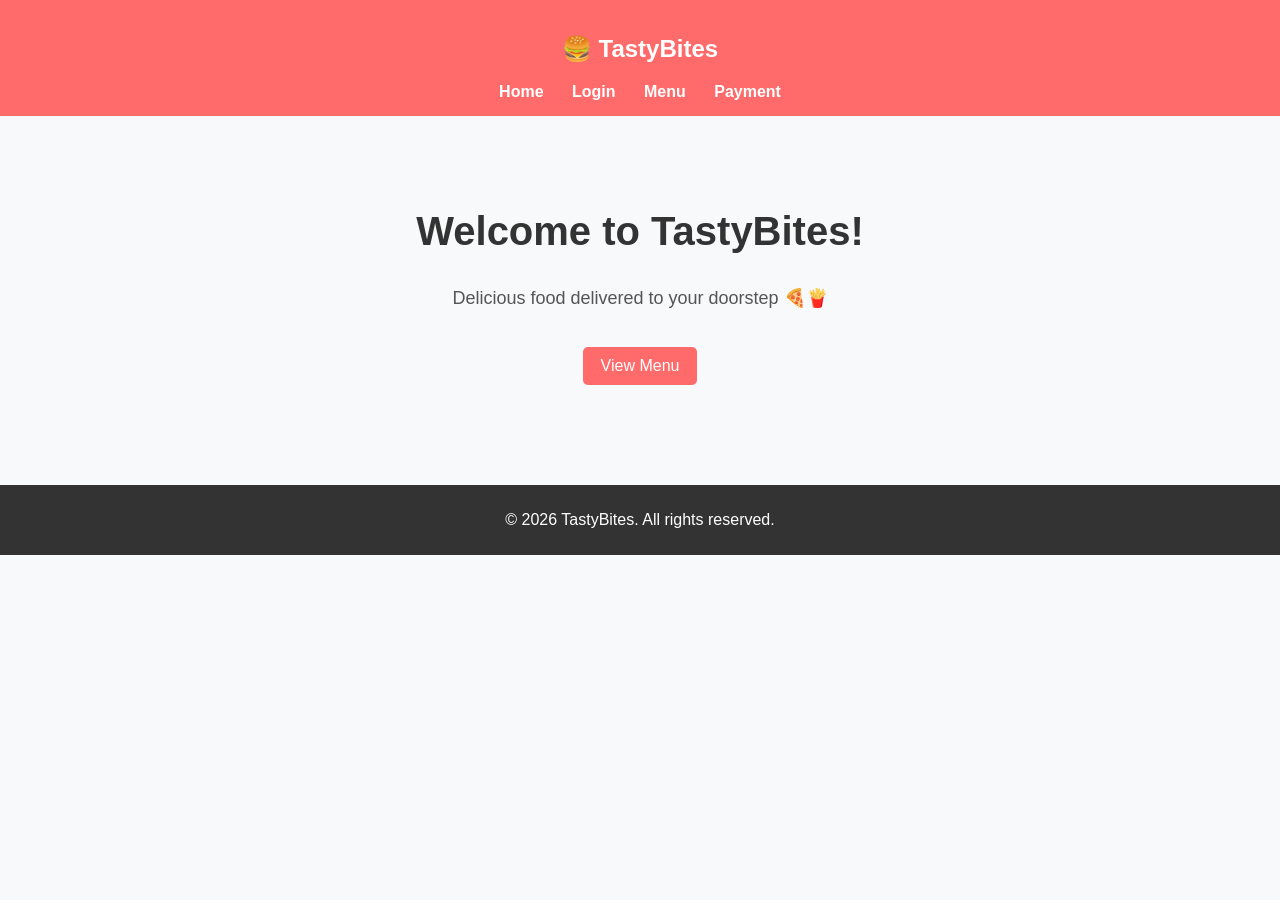
<file: index.html>
<!DOCTYPE html>
<html>
<head>
    <meta charset="UTF-8">
    <meta name="viewport" content="width=device-width, initial-scale=1.0">
    <title>TastyBites | Home</title>

    <style>
        body {
            font-family: Arial, sans-serif;
            margin: 0;
            background-color: #f8f9fa;
        }

        header {
            background-color: #ff6b6b;
            color: white;
            padding: 15px;
            text-align: center;
        }

        nav {
            margin-top: 10px;
        }

        nav a {
            margin: 0 12px;
            text-decoration: none;
            color: white;
            font-weight: bold;
        }

        nav a:hover {
            text-decoration: underline;
        }

        .hero {
            text-align: center;
            padding: 60px 20px;
        }

        .hero h1 {
            font-size: 40px;
            color: #333;
        }

        .hero p {
            font-size: 18px;
            color: #555;
        }

        .btn {
            margin-top: 20px;
            padding: 10px 18px;
            border: none;
            background-color: #ff6b6b;
            color: white;
            border-radius: 5px;
            cursor: pointer;
            text-decoration: none;
            display: inline-block;
        }

        .btn:hover {
            background-color: #ff4c4c;
        }

        footer {
            background-color: #333;
            color: white;
            text-align: center;
            padding: 10px;
            margin-top: 40px;
        }
    </style>
</head>

<body>

    <header>
        <h2>🍔 TastyBites</h2>
        <nav>
            <a href="index.html">Home</a>
            <a href="login.html">Login</a>
            <a href="menupg.html">Menu</a>
            <a href="payment.html">Payment</a>
        </nav>
    </header>

    <section class="hero">
        <h1>Welcome to TastyBites!</h1>
        <p>Delicious food delivered to your doorstep 🍕🍟</p>

        <!-- Button to go to Menu Page -->
        <a href="menupg.html" class="btn">View Menu</a>
    </section>

    <footer>
        <p>© 2026 TastyBites. All rights reserved.</p>
    </footer>

</body>
</html>
</file>
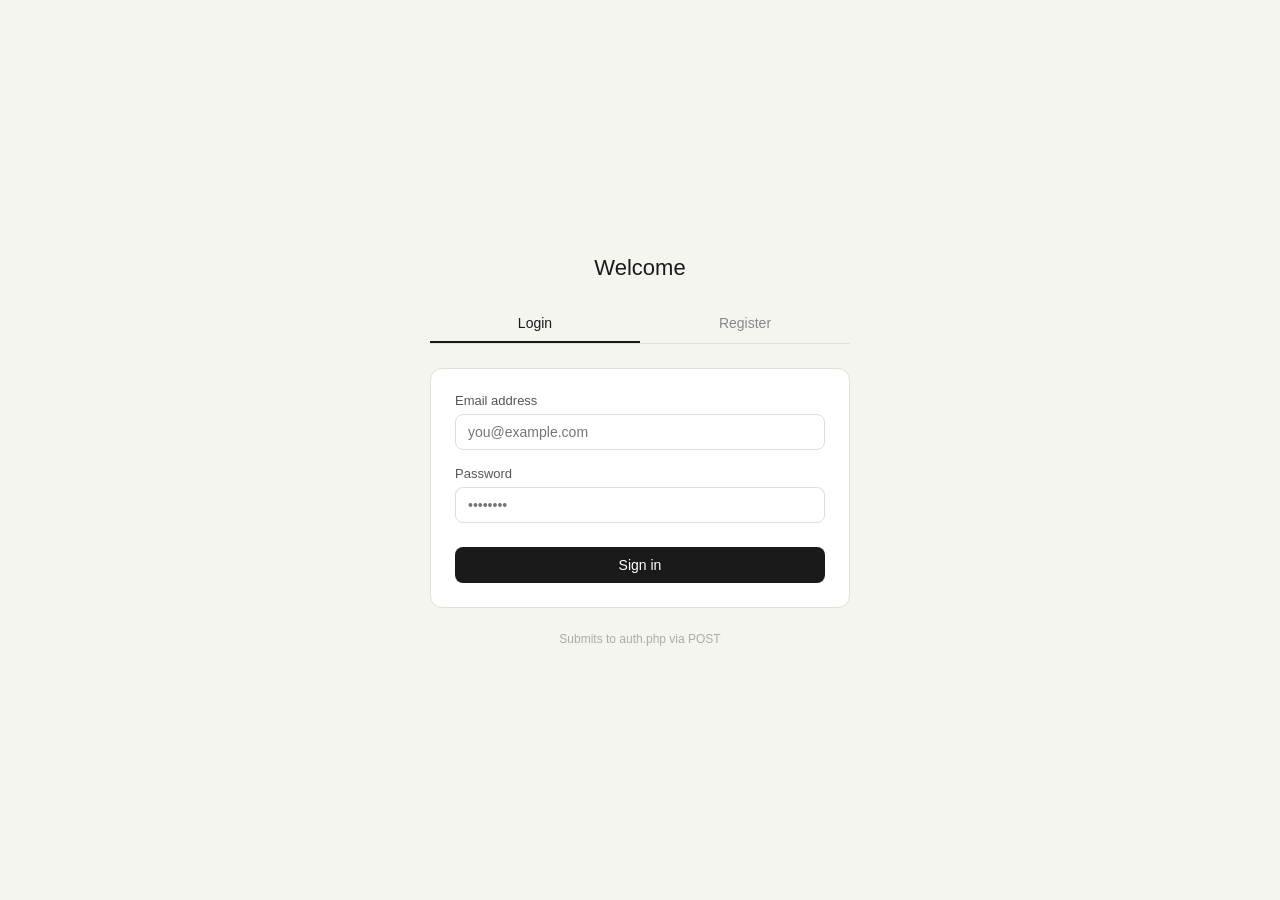
<file: login.html>
<!DOCTYPE html>
<html lang="en">
<head>
  <meta charset="UTF-8" />
  <meta name="viewport" content="width=device-width, initial-scale=1.0" />
  <title>Login / Register</title>
  <style>
    *, *::before, *::after { box-sizing: border-box; margin: 0; padding: 0; }

    body {
      font-family: -apple-system, BlinkMacSystemFont, 'Segoe UI', Roboto, sans-serif;
      background: #f5f5f0;
      min-height: 100vh;
      display: flex;
      align-items: center;
      justify-content: center;
      padding: 1rem;
    }

    .container {
      width: 100%;
      max-width: 420px;
    }

    h1 {
      text-align: center;
      font-size: 22px;
      font-weight: 500;
      margin-bottom: 1.5rem;
      color: #1a1a1a;
    }

    .tabs {
      display: flex;
      border-bottom: 1px solid #e0e0d8;
      margin-bottom: 1.5rem;
    }

    .tab {
      flex: 1;
      padding: 10px;
      text-align: center;
      font-size: 14px;
      cursor: pointer;
      color: #888;
      border-bottom: 2px solid transparent;
      transition: all 0.15s;
      background: none;
      border-top: none;
      border-left: none;
      border-right: none;
    }

    .tab.active {
      color: #1a1a1a;
      border-bottom: 2px solid #1a1a1a;
      font-weight: 500;
    }

    .card {
      background: #fff;
      border: 1px solid #e0e0d8;
      border-radius: 12px;
      padding: 1.5rem;
    }

    .form { display: none; }
    .form.active { display: block; }

    .field { margin-bottom: 1rem; }

    label {
      display: block;
      font-size: 13px;
      color: #555;
      margin-bottom: 6px;
    }

    input[type="text"],
    input[type="email"],
    input[type="password"] {
      width: 100%;
      padding: 9px 12px;
      border: 1px solid #ddd;
      border-radius: 8px;
      font-size: 14px;
      color: #1a1a1a;
      outline: none;
      transition: border-color 0.15s;
    }

    input:focus { border-color: #888; }

    .btn {
      width: 100%;
      padding: 10px;
      background: #1a1a1a;
      color: #fff;
      border: none;
      border-radius: 8px;
      font-size: 14px;
      font-weight: 500;
      cursor: pointer;
      margin-top: 0.5rem;
      transition: opacity 0.15s;
    }

    .btn:hover { opacity: 0.85; }

    .msg {
      font-size: 13px;
      margin-top: 1rem;
      padding: 10px 12px;
      border-radius: 8px;
      display: none;
    }

    .msg.error { background: #fef2f2; color: #b91c1c; display: block; }
    .msg.success { background: #f0fdf4; color: #15803d; display: block; }

    .footer {
      text-align: center;
      font-size: 12px;
      color: #aaa;
      margin-top: 1.5rem;
    }
  </style>
</head>
<body>

<div class="container">
  <h1>Welcome</h1>

  <div class="tabs">
    <button class="tab active" onclick="switchTab('login')">Login</button>
    <button class="tab" onclick="switchTab('register')">Register</button>
  </div>

  <div class="card">

    <!-- LOGIN FORM -->
    <form id="login-form" class="form active" action="auth.php" method="POST">
      <div class="field">
        <label for="login-email">Email address</label>
        <input type="email" id="login-email" name="email" placeholder="you@example.com" required />
      </div>
      <div class="field">
        <label for="login-pass">Password</label>
        <input type="password" id="login-pass" name="password" placeholder="••••••••" required />
      </div>
      <button type="submit" name="login" class="btn">Sign in</button>
      <div id="login-msg" class="msg"></div>
    </form>

    <!-- REGISTER FORM -->
    <form id="register-form" class="form" action="auth.php" method="POST">
      <div class="field">
        <label for="reg-name">Full name</label>
        <input type="text" id="reg-name" name="name" placeholder="Jane Doe" required />
      </div>
      <div class="field">
        <label for="reg-email">Email address</label>
        <input type="email" id="reg-email" name="email" placeholder="you@example.com" required />
      </div>
      <div class="field">
        <label for="reg-pass">Password</label>
        <input type="password" id="reg-pass" name="password" placeholder="Min. 8 characters" minlength="8" required />
      </div>
      <button type="submit" name="register" class="btn">Create account</button>
      <div id="reg-msg" class="msg"></div>
    </form>

  </div>

  <p class="footer">Submits to auth.php via POST</p>
</div>

<script>
  function switchTab(tab) {
    document.querySelectorAll('.tab').forEach((t, i) => {
      t.classList.toggle('active', (i === 0 && tab === 'login') || (i === 1 && tab === 'register'));
    });
    document.getElementById('login-form').classList.toggle('active', tab === 'login');
    document.getElementById('register-form').classList.toggle('active', tab === 'register');
  }

  // Optional: show PHP echo messages inline if passed via URL param
  // e.g. auth.php?error=Invalid+Password
  const params = new URLSearchParams(window.location.search);
  if (params.get('error')) {
    const msg = document.getElementById('login-msg');
    msg.className = 'msg error';
    msg.textContent = params.get('error');
  }
  if (params.get('success')) {
    const msg = document.getElementById('reg-msg');
    msg.className = 'msg success';
    msg.textContent = params.get('success');
    switchTab('register');
  }
</script>

</body>
</html>
</file>
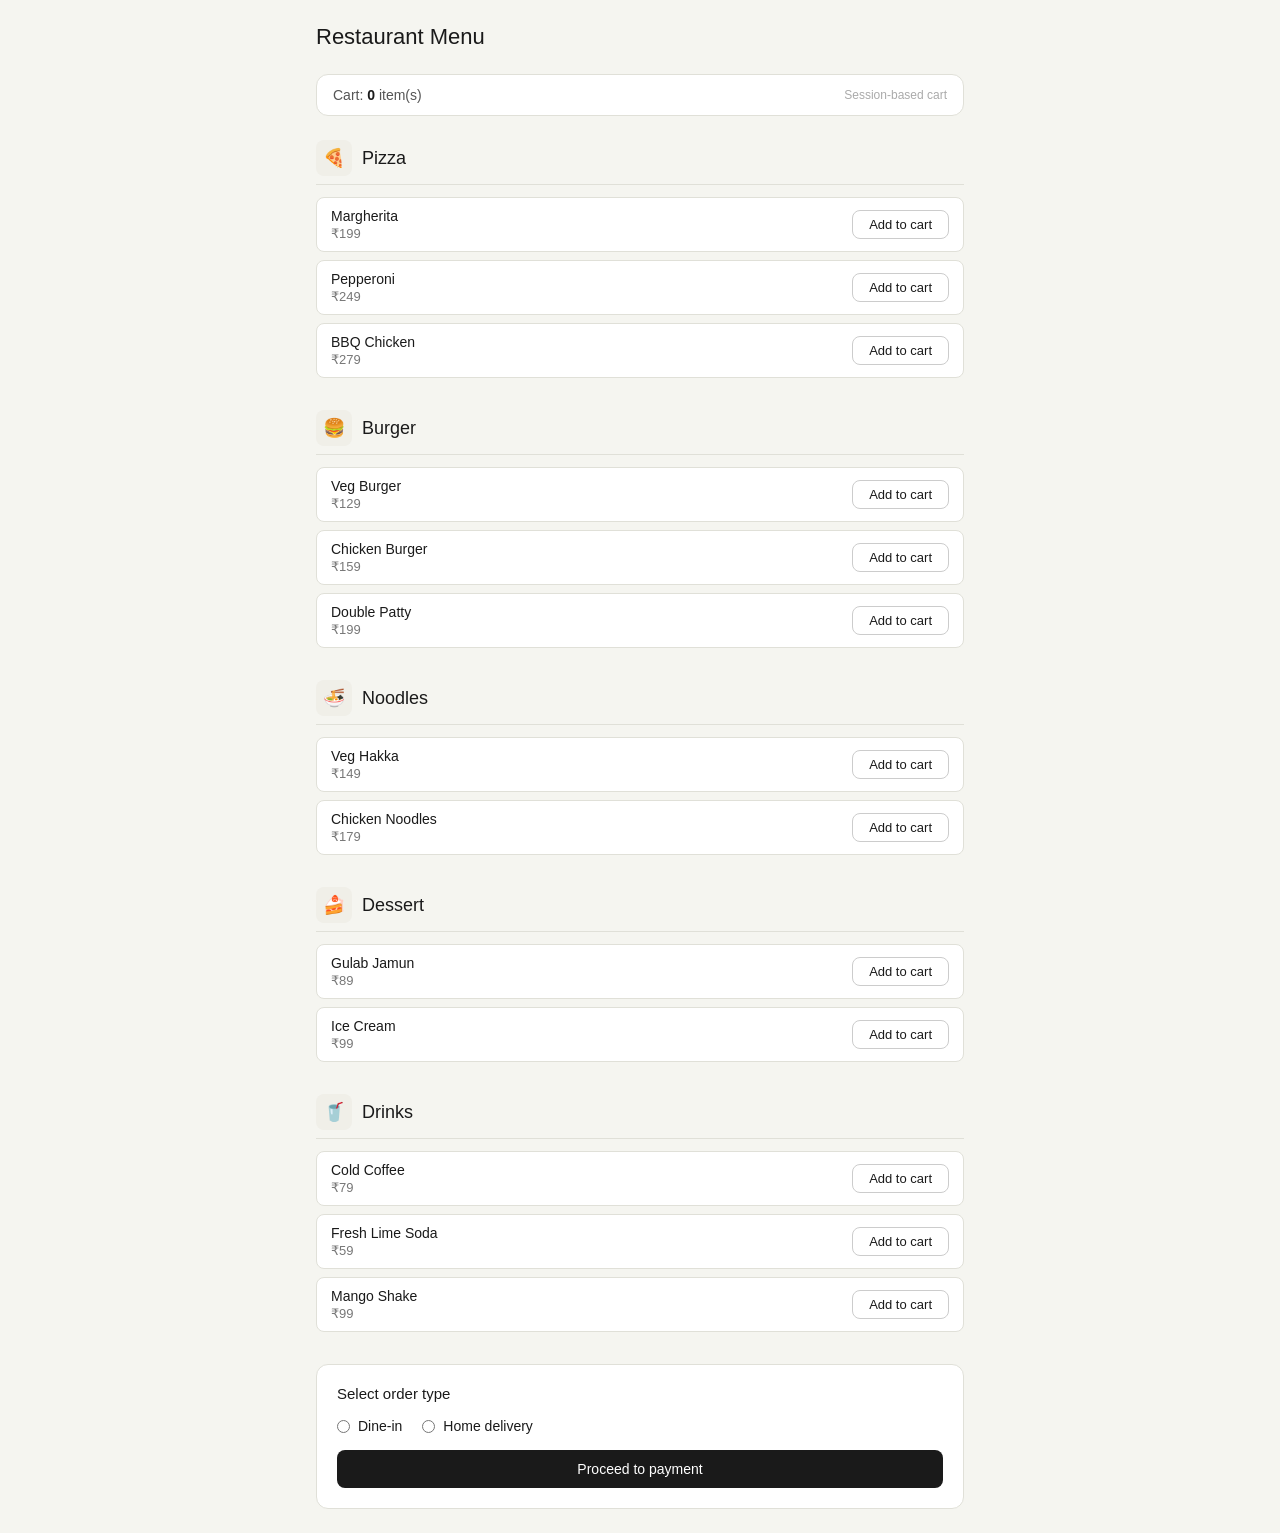
<file: menupg.html>
<!DOCTYPE html>
<html lang="en">
<head>
  <meta charset="UTF-8" />
  <meta name="viewport" content="width=device-width, initial-scale=1.0" />
  <title>Restaurant Menu</title>
  <style>
    *, *::before, *::after { box-sizing: border-box; margin: 0; padding: 0; }

    body {
      font-family: -apple-system, BlinkMacSystemFont, 'Segoe UI', Roboto, sans-serif;
      background: #f5f5f0;
      color: #1a1a1a;
      padding: 1.5rem 1rem;
      max-width: 680px;
      margin: 0 auto;
    }

    h1 {
      font-size: 22px;
      font-weight: 500;
      margin-bottom: 1.5rem;
    }

    /* Cart bar */
    .cart-bar {
      background: #fff;
      border: 1px solid #e0e0d8;
      border-radius: 12px;
      padding: 12px 16px;
      margin-bottom: 1.5rem;
      display: flex;
      align-items: center;
      justify-content: space-between;
    }

    .cart-count { font-size: 14px; color: #555; }
    .cart-count strong { color: #1a1a1a; }

    /* Category sections */
    .cat-section { margin-bottom: 2rem; }

    .cat-header {
      display: flex;
      align-items: center;
      gap: 10px;
      margin-bottom: 0.75rem;
      padding-bottom: 8px;
      border-bottom: 1px solid #e0e0d8;
    }

    .cat-icon {
      width: 36px;
      height: 36px;
      border-radius: 8px;
      background: #f0efe8;
      display: flex;
      align-items: center;
      justify-content: center;
      font-size: 18px;
    }

    h2 { font-size: 18px; font-weight: 500; }

    /* Menu items */
    .menu-item {
      display: flex;
      align-items: center;
      justify-content: space-between;
      padding: 10px 14px;
      background: #fff;
      border: 1px solid #e0e0d8;
      border-radius: 8px;
      margin-bottom: 8px;
    }

    .item-name { font-size: 14px; font-weight: 500; }
    .item-price { font-size: 13px; color: #777; margin-top: 2px; }

    .add-btn {
      padding: 6px 16px;
      font-size: 13px;
      border: 1px solid #ccc;
      border-radius: 8px;
      background: transparent;
      cursor: pointer;
      color: #1a1a1a;
      transition: background 0.12s, color 0.12s;
    }

    .add-btn:hover { background: #f0efe8; }

    .add-btn.added {
      background: #f0fdf4;
      color: #15803d;
      border-color: #86efac;
    }

    /* Order section */
    .order-section {
      background: #fff;
      border: 1px solid #e0e0d8;
      border-radius: 12px;
      padding: 1.25rem;
      margin-top: 1rem;
    }

    .order-title { font-size: 15px; font-weight: 500; margin-bottom: 1rem; }

    .radio-group { display: flex; gap: 20px; margin-bottom: 1rem; }

    .radio-opt {
      display: flex;
      align-items: center;
      gap: 8px;
      font-size: 14px;
      cursor: pointer;
    }

    .radio-opt input { cursor: pointer; }

    .proceed-btn {
      width: 100%;
      padding: 11px;
      background: #1a1a1a;
      color: #fff;
      border: none;
      border-radius: 8px;
      font-size: 14px;
      font-weight: 500;
      cursor: pointer;
      transition: opacity 0.15s;
    }

    .proceed-btn:hover { opacity: 0.85; }

    .error-msg {
      font-size: 13px;
      color: #b91c1c;
      margin-top: 10px;
      display: none;
    }
  </style>
</head>
<body>

<h1>Restaurant Menu</h1>

<div class="cart-bar">
  <div class="cart-count">Cart: <strong id="cart-count">0</strong> item(s)</div>
  <div style="font-size: 12px; color: #aaa;">Session-based cart</div>
</div>

<div id="menu-sections"></div>

<div class="order-section">
  <div class="order-title">Select order type</div>
  <div class="radio-group">
    <label class="radio-opt">
      <input type="radio" name="order_type" value="Dine-In" /> Dine-in
    </label>
    <label class="radio-opt">
      <input type="radio" name="order_type" value="Home Delivery" /> Home delivery
    </label>
  </div>
  <button class="proceed-btn" onclick="handleProceed()">Proceed to payment</button>
  <div class="error-msg" id="order-error">Please select an order type before proceeding.</div>
</div>

<script>
  /*
   * In production this data comes from PHP:
   *   $result = $conn->query("SELECT * FROM food_menus WHERE category='$cat'");
   * Replace the arrays below with PHP-generated JSON or server-rendered HTML.
   */
  const categories = [
    {
      name: 'Pizza', icon: '🍕',
      items: [
        { id: 1, name: 'Margherita', price: 199 },
        { id: 2, name: 'Pepperoni', price: 249 },
        { id: 3, name: 'BBQ Chicken', price: 279 }
      ]
    },
    {
      name: 'Burger', icon: '🍔',
      items: [
        { id: 4, name: 'Veg Burger', price: 129 },
        { id: 5, name: 'Chicken Burger', price: 159 },
        { id: 6, name: 'Double Patty', price: 199 }
      ]
    },
    {
      name: 'Noodles', icon: '🍜',
      items: [
        { id: 7, name: 'Veg Hakka', price: 149 },
        { id: 8, name: 'Chicken Noodles', price: 179 }
      ]
    },
    {
      name: 'Dessert', icon: '🍰',
      items: [
        { id: 9, name: 'Gulab Jamun', price: 89 },
        { id: 10, name: 'Ice Cream', price: 99 }
      ]
    },
    {
      name: 'Drinks', icon: '🥤',
      items: [
        { id: 11, name: 'Cold Coffee', price: 79 },
        { id: 12, name: 'Fresh Lime Soda', price: 59 },
        { id: 13, name: 'Mango Shake', price: 99 }
      ]
    }
  ];

  let cart = [];

  function renderMenu() {
    const container = document.getElementById('menu-sections');
    container.innerHTML = categories.map(cat => `
      <div class="cat-section">
        <div class="cat-header">
          <div class="cat-icon">${cat.icon}</div>
          <h2>${cat.name}</h2>
        </div>
        ${cat.items.map(item => `
          <div class="menu-item" id="item-${item.id}">
            <div>
              <div class="item-name">${item.name}</div>
              <div class="item-price">&#8377;${item.price}</div>
            </div>
            <button class="add-btn" onclick="addToCart(${item.id}, this)">Add to cart</button>
          </div>
        `).join('')}
      </div>
    `).join('');
  }

  function addToCart(foodId, btn) {
    cart.push(foodId);
    btn.textContent = 'Added';
    btn.classList.add('added');
    document.getElementById('cart-count').textContent = cart.length;

  }

  function handleProceed() {
    const chosen = document.querySelector('input[name="order_type"]:checked');
    const errEl = document.getElementById('order-error');
    if (!chosen) {
      errEl.style.display = 'block';
      return;
    }
    errEl.style.display = 'none';

    /*
     * In production: submit a form to payment.html with order_type + cart data.
     * Example:
     *   <form action="payment.html" method="POST">
     *     <input type="hidden" name="order_type" value="...">
     *     <input type="hidden" name="cart" value="...">
     *   </form>
     *
     * Or use fetch() to POST JSON to your API endpoint.
     */
    alert('Order type: ' + chosen.value + '\nProceeding to payment Page...');
    window.location.href = 'payment.html?order_type=' + encodeURIComponent(chosen.value);
  }

  renderMenu();
</script>

</body>
</html>
</file>
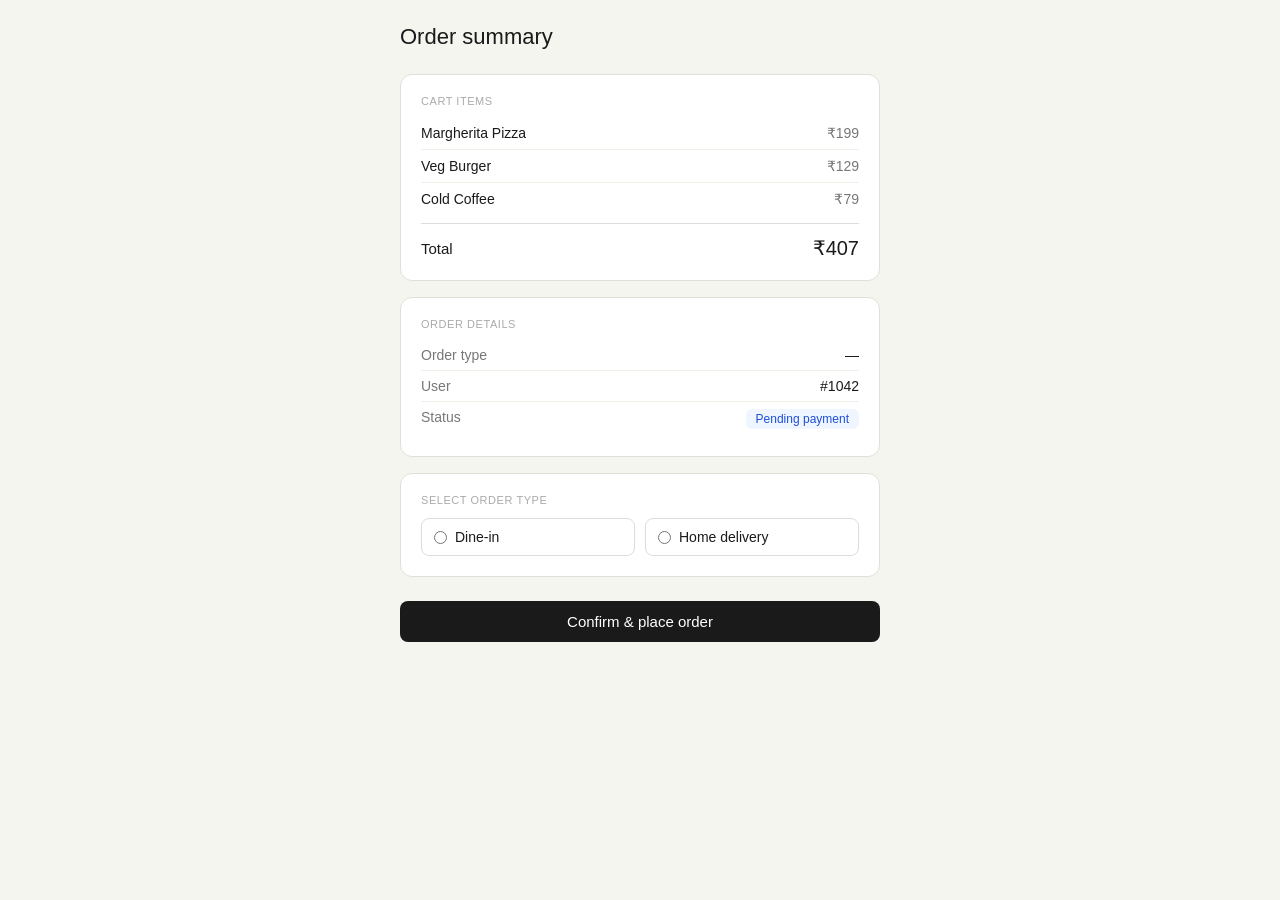
<file: payment.html>
<!DOCTYPE html>
<html lang="en">
<head>
  <meta charset="UTF-8" />
  <meta name="viewport" content="width=device-width, initial-scale=1.0" />
  <title>Payment Summary</title>
  <style>
    *, *::before, *::after { box-sizing: border-box; margin: 0; padding: 0; }

    body {
      font-family: -apple-system, BlinkMacSystemFont, 'Segoe UI', Roboto, sans-serif;
      background: #f5f5f0;
      color: #1a1a1a;
      padding: 1.5rem 1rem;
    }

    .container { max-width: 480px; margin: 0 auto; }

    h1 { font-size: 22px; font-weight: 500; margin-bottom: 1.5rem; }

    /* Alert boxes */
    .alert {
      padding: 12px 16px;
      border-radius: 10px;
      font-size: 14px;
      margin-bottom: 1rem;
    }
    .alert.error   { background: #fef2f2; color: #b91c1c; border: 1px solid #fecaca; }
    .alert.success { background: #f0fdf4; color: #15803d; border: 1px solid #86efac; }

    /* Cards */
    .card {
      background: #fff;
      border: 1px solid #e0e0d8;
      border-radius: 12px;
      padding: 1.25rem;
      margin-bottom: 1rem;
    }

    .section-label {
      font-size: 11px;
      letter-spacing: 0.05em;
      text-transform: uppercase;
      color: #aaa;
      margin-bottom: 10px;
    }

    /* Item rows */
    .item-row {
      display: flex;
      justify-content: space-between;
      align-items: center;
      padding: 8px 0;
      border-bottom: 1px solid #f0efe8;
      font-size: 14px;
    }
    .item-row:last-of-type { border-bottom: none; }
    .item-row .item-price { color: #777; }

    /* Total */
    .total-row {
      display: flex;
      justify-content: space-between;
      align-items: center;
      padding-top: 12px;
      margin-top: 8px;
      border-top: 1px solid #ddd;
    }
    .total-row .label { font-size: 15px; font-weight: 500; }
    .total-row .amount { font-size: 20px; font-weight: 500; }

    /* Meta rows */
    .meta-row {
      display: flex;
      justify-content: space-between;
      font-size: 14px;
      padding: 7px 0;
      border-bottom: 1px solid #f0efe8;
    }
    .meta-row:last-child { border-bottom: none; }
    .meta-row .meta-key { color: #777; }
    .meta-row .meta-val { font-weight: 500; }

    /* Status badge */
    .badge {
      display: inline-block;
      padding: 3px 10px;
      border-radius: 6px;
      font-size: 12px;
      font-weight: 500;
      background: #eff6ff;
      color: #1d4ed8;
    }

    /* Order type radios */
    .radio-grid { display: flex; gap: 10px; }
    .radio-label {
      flex: 1;
      display: flex;
      align-items: center;
      gap: 8px;
      padding: 10px 12px;
      border: 1px solid #ddd;
      border-radius: 8px;
      cursor: pointer;
      font-size: 14px;
      transition: border-color 0.12s, background 0.12s;
    }
    .radio-label:has(input:checked) {
      border-color: #1a1a1a;
      background: #f8f8f5;
    }

    /* Buttons */
    .btn-primary {
      width: 100%;
      padding: 12px;
      background: #1a1a1a;
      color: #fff;
      border: none;
      border-radius: 8px;
      font-size: 15px;
      font-weight: 500;
      cursor: pointer;
      transition: opacity 0.15s;
      margin-top: 0.5rem;
    }
    .btn-primary:hover { opacity: 0.85; }
    .btn-primary:disabled { opacity: 0.4; cursor: not-allowed; }

    .error-msg {
      font-size: 13px;
      color: #b91c1c;
      margin-top: 8px;
      display: none;
    }

    /* Success state */
    .success-box {
      display: none;
      background: #f0fdf4;
      border: 1px solid #86efac;
      border-radius: 12px;
      padding: 1.5rem;
      text-align: center;
      margin-top: 1rem;
    }
    .success-icon {
      width: 44px;
      height: 44px;
      border-radius: 50%;
      background: #16a34a;
      color: #fff;
      font-size: 20px;
      display: flex;
      align-items: center;
      justify-content: center;
      margin: 0 auto 12px;
    }
    .success-box h2 { font-size: 17px; font-weight: 500; color: #15803d; margin-bottom: 6px; }
    .success-box p  { font-size: 13px; color: #555; }
  </style>
</head>
<body>

<div class="container">
  <h1>Order summary</h1>

  <!--
    PHP guard checks — in production this page starts with:

    session_start();
    include 'config.php';
    if (!isset($_SESSION['user_id']))       { die("Please login first."); }
    if (empty($_SESSION['cart']))            { die("Cart is empty."); }
    if (!isset($_POST['order_type']))        { die("Order type not selected."); }

    Replace the JS demo data below with PHP-echoed values.
  -->

  <!-- Cart items card -->
  <div class="card">
    <div class="section-label">Cart items</div>

    <!--
      PHP loop equivalent:
      foreach($_SESSION['cart'] as $id){
        $stmt = $conn->prepare("SELECT * FROM food_menus WHERE id=?");
        $stmt->bind_param("i", $id);
        $stmt->execute();
        $row = $stmt->get_result()->fetch_assoc();
        echo "<div class='item-row'>
                <span>{$row['name']}</span>
                <span class='item-price'>&#8377;{$row['price']}</span>
              </div>";
        $total += $row['price'];
      }
    -->

    <div id="item-list"></div>

    <div class="total-row">
      <span class="label">Total</span>
      <span class="amount" id="total-display">₹0</span>
    </div>
  </div>

  <!-- Order details card -->
  <div class="card">
    <div class="section-label">Order details</div>
    <div class="meta-row">
      <span class="meta-key">Order type</span>
      <span class="meta-val" id="order-type-display">—</span>
    </div>
    <div class="meta-row">
      <span class="meta-key">User</span>
      <!--
        PHP: echo "<span class='meta-val'>{$_SESSION['user_id']}</span>";
      -->
      <span class="meta-val" id="user-display">#—</span>
    </div>
    <div class="meta-row">
      <span class="meta-key">Status</span>
      <span class="badge">Pending payment</span>
    </div>
  </div>

  <!-- Order type selection -->
  <div class="card">
    <div class="section-label" style="margin-bottom:12px">Select order type</div>
    <div class="radio-grid">
      <label class="radio-label">
        <input type="radio" name="order_type" value="Dine-In" onchange="setOrderType('Dine-In')" />
        Dine-in
      </label>
      <label class="radio-label">
        <input type="radio" name="order_type" value="Home Delivery" onchange="setOrderType('Home Delivery')" />
        Home delivery
      </label>
    </div>
    <div class="error-msg" id="type-error">Please select an order type to continue.</div>
  </div>

  <button class="btn-primary" id="confirm-btn" onclick="confirmOrder()">
    Confirm &amp; place order
  </button>

  <div class="success-box" id="success-box">
    <div class="success-icon">&#10003;</div>
    <h2>Order placed!</h2>
    <p id="success-detail">Your order has been saved.</p>
  </div>
</div>

<script>
  /*
   * DEMO DATA — replace with PHP JSON output in production.
   *
   * Example PHP to produce this:
   *   $cartItems = [];
   *   $total = 0;
   *   foreach ($_SESSION['cart'] as $id) {
   *     $stmt = $conn->prepare("SELECT * FROM food_menus WHERE id=?");
   *     $stmt->bind_param("i", $id);
   *     $stmt->execute();
   *     $row = $stmt->get_result()->fetch_assoc();
   *     $cartItems[] = $row;
   *     $total += $row['price'];
   *   }
   *   echo "const cartItems = " . json_encode($cartItems) . ";";
   *   echo "const sessionUserId = " . json_encode($_SESSION['user_id']) . ";";
   *   echo "const presetOrderType = " . json_encode($_POST['order_type'] ?? '') . ";";
   */
  const cartItems = [
    { id: 1, name: 'Margherita Pizza', price: 199 },
    { id: 4, name: 'Veg Burger',       price: 129 },
    { id: 11, name: 'Cold Coffee',     price: 79  }
  ];
  const sessionUserId  = 1042;
  const presetOrderType = '';   // Set from $_POST['order_type'] in PHP

  let selectedOrderType = presetOrderType;
  let total = 0;

  function init() {
    const list = document.getElementById('item-list');
    cartItems.forEach(item => {
      total += item.price;
      list.innerHTML += `
        <div class="item-row">
          <span>${item.name}</span>
          <span class="item-price">&#8377;${item.price}</span>
        </div>`;
    });
    document.getElementById('total-display').textContent = '₹' + total;
    document.getElementById('user-display').textContent  = '#' + sessionUserId;

    if (presetOrderType) {
      document.querySelector(`input[value="${presetOrderType}"]`).checked = true;
      setOrderType(presetOrderType);
    }
  }

  function setOrderType(type) {
    selectedOrderType = type;
    document.getElementById('order-type-display').textContent = type;
    document.getElementById('type-error').style.display = 'none';
  }

  function confirmOrder() {
    if (!selectedOrderType) {
      document.getElementById('type-error').style.display = 'block';
      return;
    }

    const btn = document.getElementById('confirm-btn');
    btn.disabled = true;

    /*
     * POST to payment.php — equivalent to:
     *   INSERT INTO orders (user_id, order_type, total_amount)
     *   VALUES (?, ?, ?)
     *
     * In production you can use fetch() or a hidden form submit:
     *
     *   fetch('payment.php', {
     *     method: 'POST',
     *     headers: { 'Content-Type': 'application/json' },
     *     body: JSON.stringify({ order_type: selectedOrderType, total })
     *   }).then(() => window.location.href = 'thankyou.php');
     *
     * OR submit a standard HTML form to payment.php.
     */

    document.getElementById('success-detail').textContent =
      `${selectedOrderType} · ₹${total} · Saved to orders table`;
    document.getElementById('success-box').style.display = 'block';
    document.getElementById('order-type-display').textContent = selectedOrderType;

    // Uncomment to redirect after save:
    // setTimeout(() => window.location.href = 'thankyou.php', 2000);
  }

  init();
</script>

</body>
</html>
</file>
